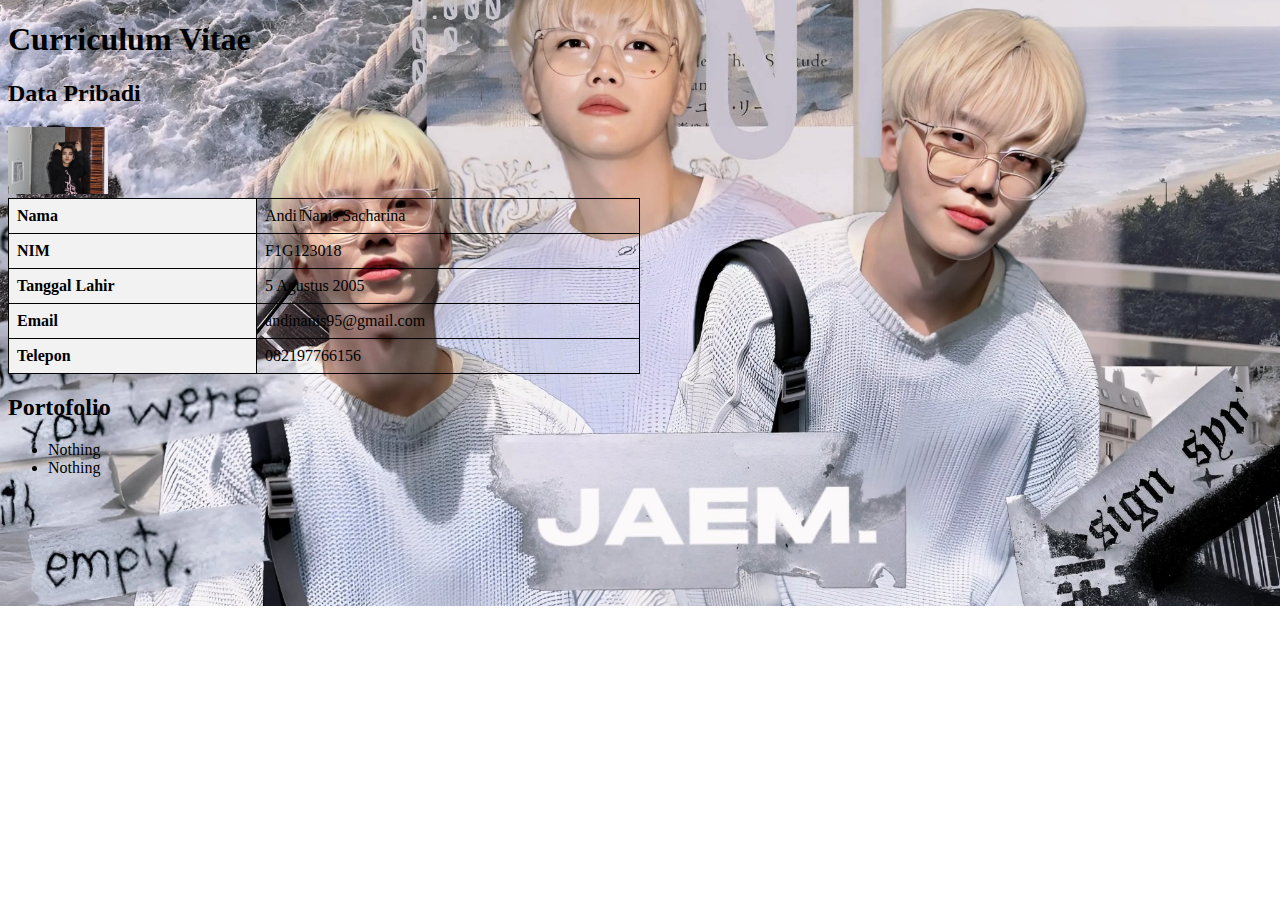
<file: index.html>
<!DOCTYPE html>
<html lang="en">
<head>
    <meta charset="UTF-8">
    <meta name="viewport" content="width=device-width, initial-scale=1.0">
    <title>P1</title>
    <style>
        table {
            width: 50%;
            border-collapse: collapse;
        }
        th, td {
            border: 1px solid black;
            padding: 8px;
            text-align: left;
        }
        th {
            background-color: #f2f2f2;
        }
    </style>
</head>
<body id="bg-login" style="background-image: url(20240417_182626.jpg); background-repeat: no-repeat; background-position: center; display: fixed; background-size: cover;">
    <h1>Curriculum Vitae</h1>
    
    <h2>Data Pribadi</h2>
    <img src="20230414_085117.jpg" alt="Gambar Contoh" width="100">
    
    <table>
        <tr>
            <th>Nama</th>
            <td>Andi Nanis Sacharina</td>
        </tr>
        <tr>
            <th>NIM</th>
            <td>F1G123018</td>
        </tr>
        <tr>
            <th>Tanggal Lahir</th>
            <td>5 Agustus 2005</td>
        </tr>
        <tr>
            <th>Email</th>
            <td>andinanis95@gmail.com</td>
        </tr>
        <tr>
            <th>Telepon</th>
            <td>082197766156</td>
        </tr>
    </table>

    <h2>Portofolio</h2>
    <ul>
        <li>Nothing</li>
        <li>Nothing</li>
    </ul>

</body>
</html>
</file>
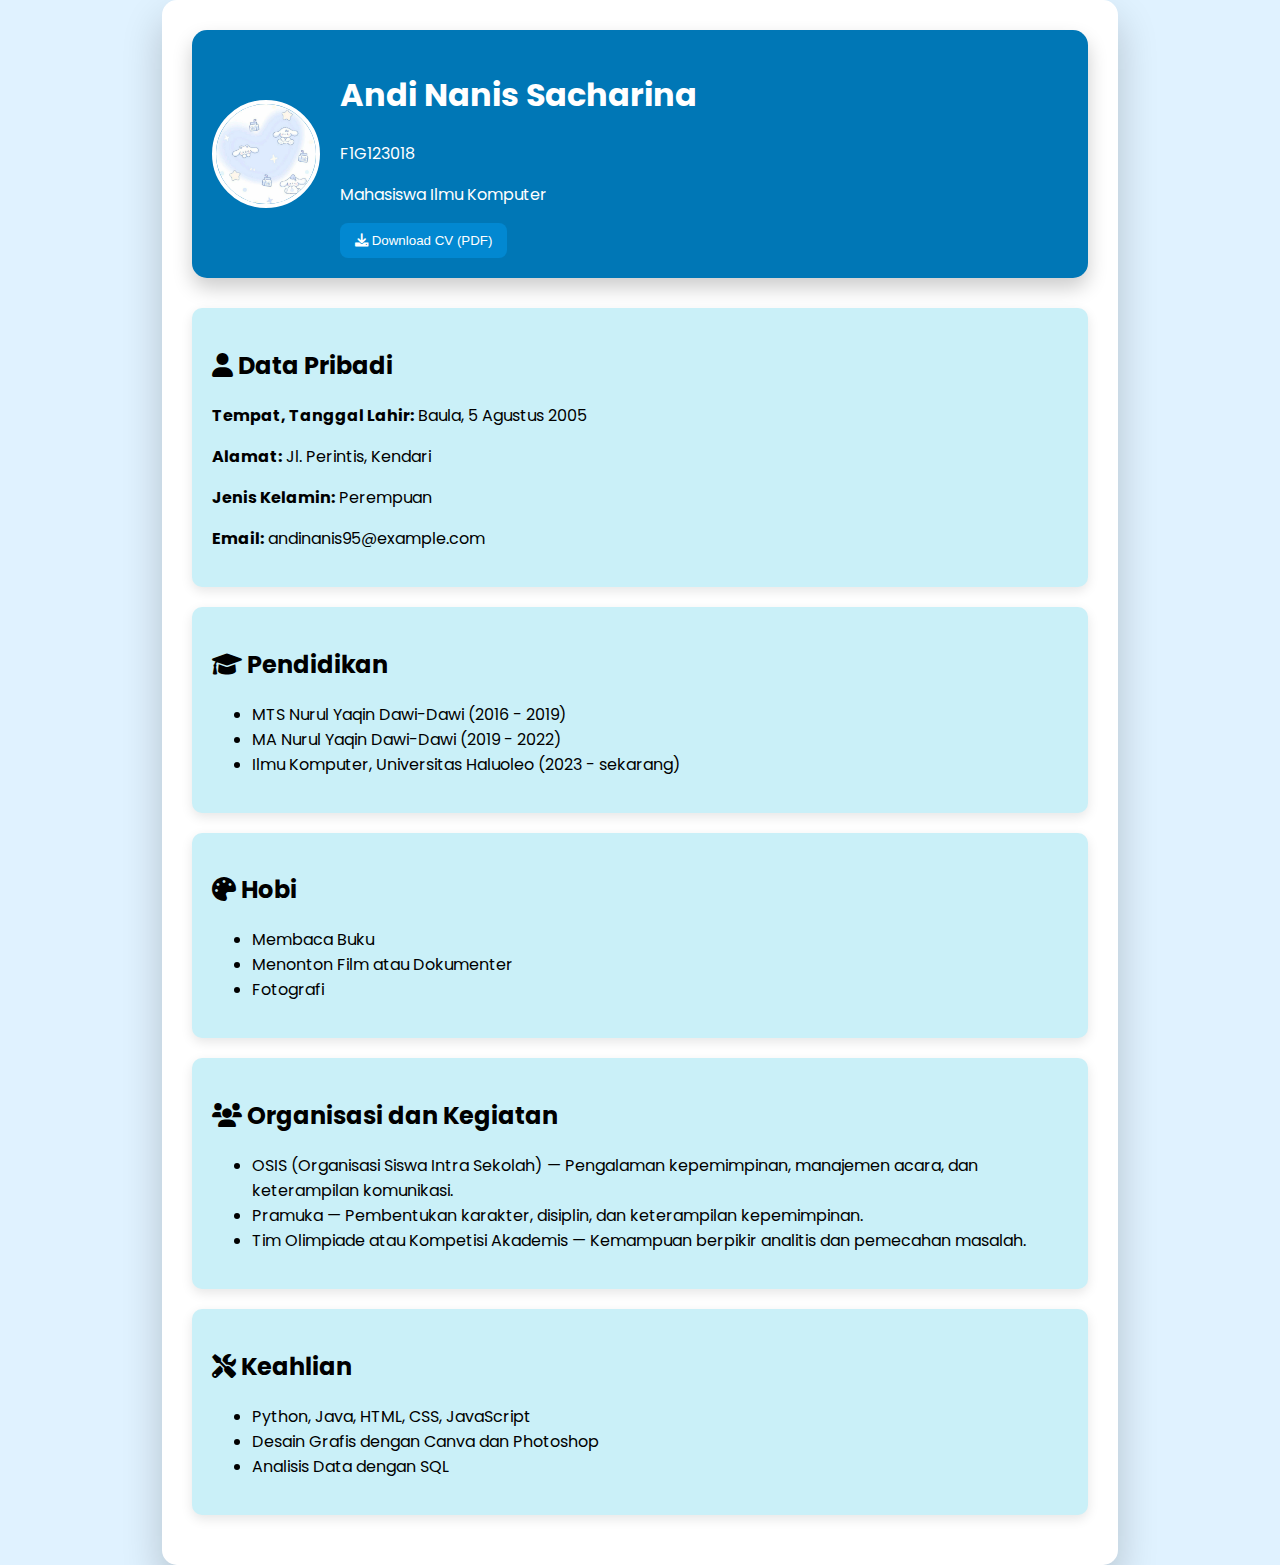
<file: CV.html>
<!DOCTYPE html>
<html lang="id">
<head>
    <meta charset="UTF-8">
    <meta name="viewport" content="width=device-width, initial-scale=1.0">
    <title>CV Andi Nanis Sacharina</title>
    <link rel="stylesheet" href="styles.css">
    <script src="script.js" defer></script>
    <link href="https://fonts.googleapis.com/css2?family=Poppins:wght@400;600&display=swap" rel="stylesheet">
    <link rel="stylesheet" href="https://cdnjs.cloudflare.com/ajax/libs/font-awesome/6.0.0-beta3/css/all.min.css">
</head>
<body>
    <div class="cv-container">
        <header>
            <img src="blue.jpeg" alt="Foto Nana" class="profile-pic">
            <div class="header-info">
            <div class="header-info" style="text-align: left;">
                <h1>Andi Nanis Sacharina</h1>
                <p>F1G123018</p>
                <p>Mahasiswa Ilmu Komputer</p>
                <button onclick="downloadCV()"><i class="fas fa-download"></i> Download CV (PDF)</button>
            </div>
        </header>
        <main>
            <section class="section">
                <h2><i class="fas fa-user"></i> Data Pribadi</h2>
                <p><strong>Tempat, Tanggal Lahir:</strong> Baula, 5 Agustus 2005</p>
                <p><strong>Alamat:</strong> Jl. Perintis, Kendari</p>
                <p><strong>Jenis Kelamin:</strong> Perempuan</p>
                <p><strong>Email:</strong> andinanis95@example.com</p>
            </section>
            <section class="section">
                <h2><i class="fas fa-graduation-cap"></i> Pendidikan</h2>
                <ul>
                    <li>MTS Nurul Yaqin Dawi-Dawi (2016 - 2019)</li>
                    <li>MA Nurul Yaqin Dawi-Dawi (2019 - 2022)</li>
                    <li>Ilmu Komputer, Universitas Haluoleo (2023 - sekarang)</li>
                </ul>
            </section>
            <section class="section">
                <h2><i class="fas fa-palette"></i> Hobi</h2>
                <ul>
                    <li>Membaca Buku</li>
                    <li>Menonton Film atau Dokumenter</li>
                    <li>Fotografi</li>
                </ul>
            </section>
            <section class="section">
                <h2><i class="fas fa-users"></i> Organisasi dan Kegiatan</h2>
                <ul>
                    <li>OSIS (Organisasi Siswa Intra Sekolah) — Pengalaman kepemimpinan, manajemen acara, dan keterampilan komunikasi.</li>
                    <li>Pramuka — Pembentukan karakter, disiplin, dan keterampilan kepemimpinan.</li>
                    <li>Tim Olimpiade atau Kompetisi Akademis — Kemampuan berpikir analitis dan pemecahan masalah.</li>
                </ul>
            </section>
            <section class="section">
                <h2><i class="fas fa-tools"></i> Keahlian</h2>
                <ul>
                    <li>Python, Java, HTML, CSS, JavaScript</li>
                    <li>Desain Grafis dengan Canva dan Photoshop</li>
                    <li>Analisis Data dengan SQL</li>
                </ul>
            </section>
        </main>
    </div>
</body>
</html>
</file>
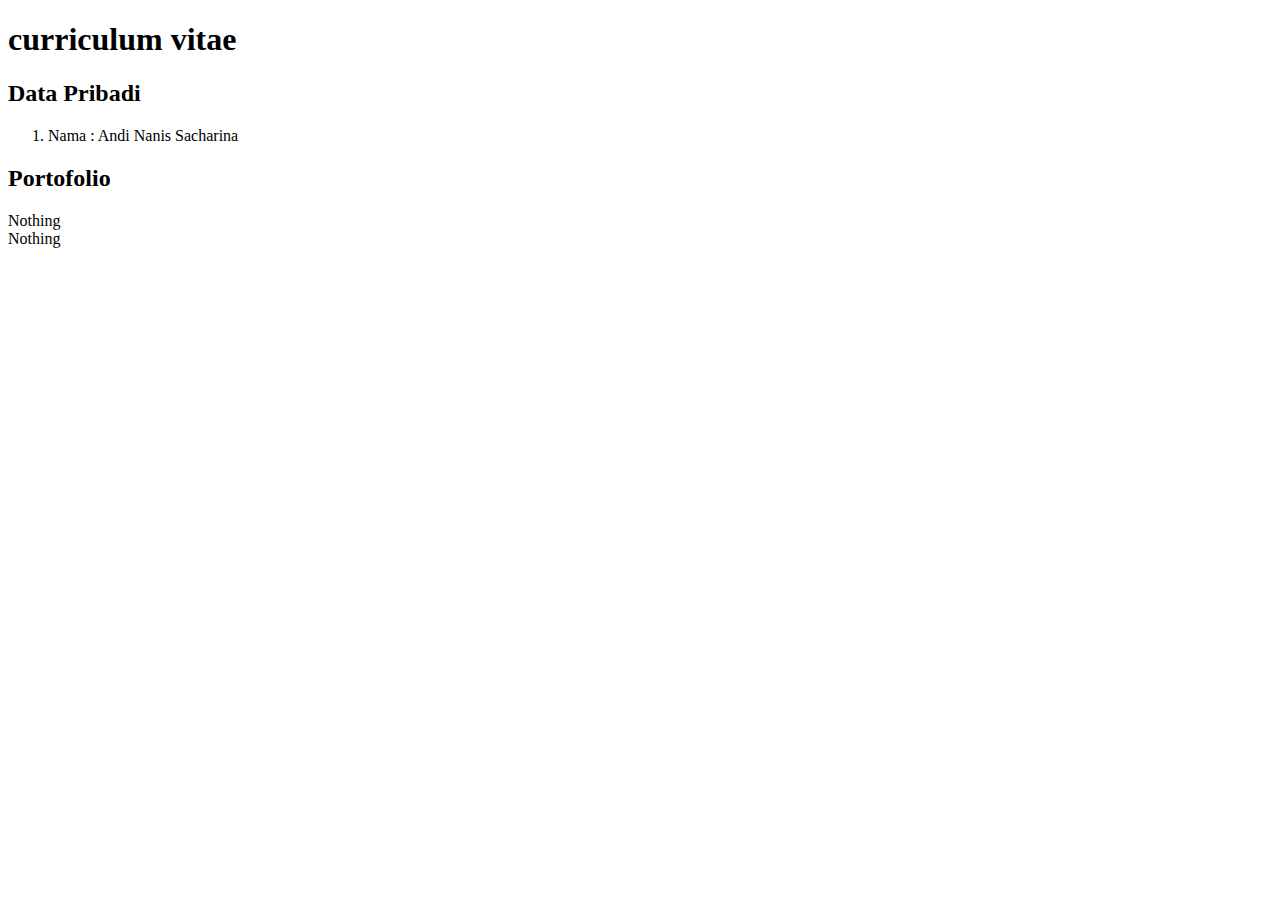
<file: p1.html>
<!DOCTYPE html>
<html lang="en">
<head>
    <meta charset="UTF-8">
    <meta name="viewport" content="width=device-width, initial-scale=1.0">
    <title>P1</title>
</head>
<body>
    <h1>curriculum vitae</h1>
    <h2> Data Pribadi</h2>
    <ol>
        <li>Nama : Andi Nanis Sacharina</li>
    </ol>

    <h2> Portofolio </h2>
    <li>Nothing</li>
    <li>Nothing</li>
   
</body>
</html>
</file>
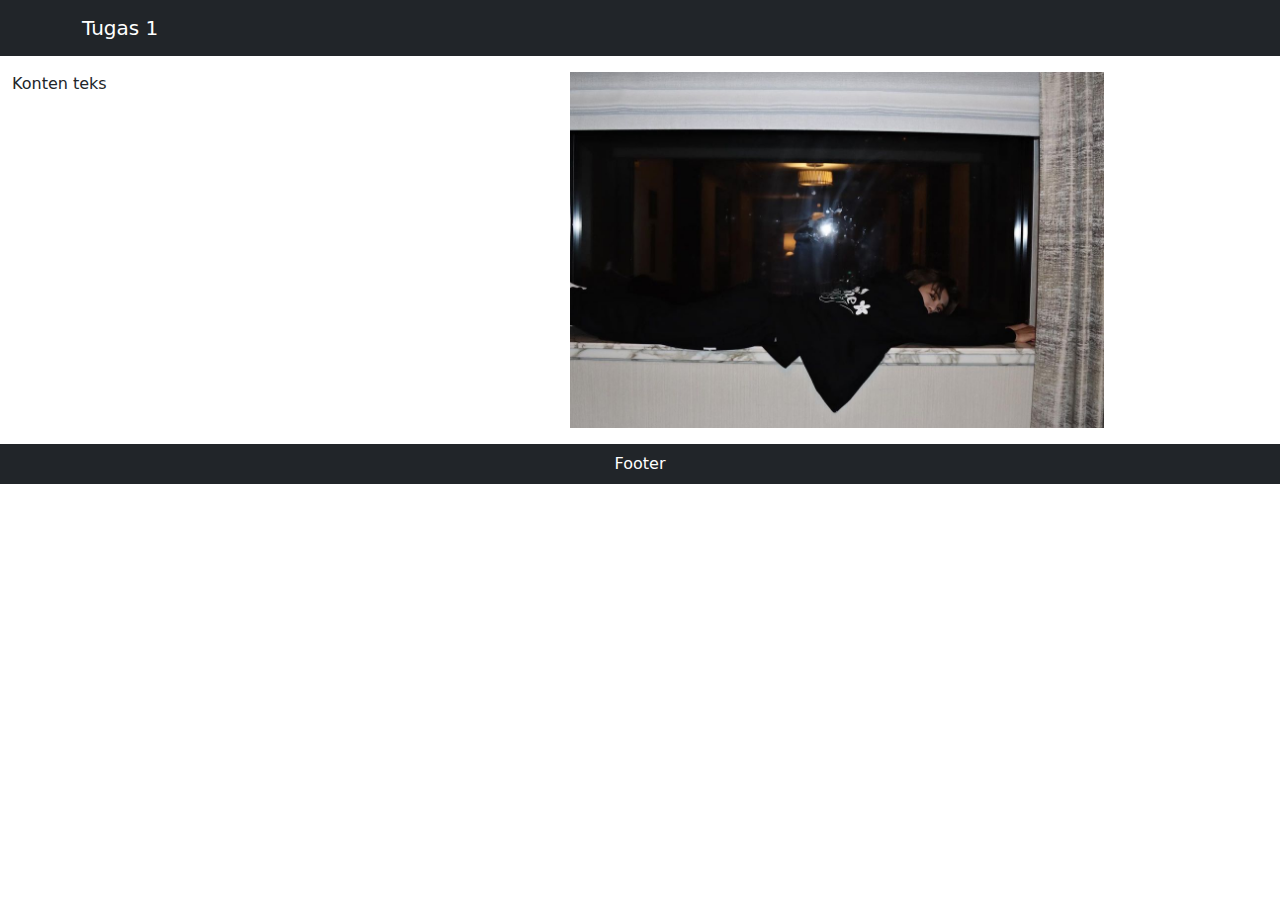
<file: PBP/tugas11.html>
<!DOCTYPE html>
<html>
<head>
  <meta name="viewport" content="width=device-width, initial-scale=1">
  <link href="https://cdn.jsdelivr.net/npm/bootstrap@5.3.0/dist/css/bootstrap.min.css" rel="stylesheet">
</head>
<body>
  <nav class="navbar navbar-expand-md navbar-dark bg-dark">
    <div class="container"><a class="navbar-brand" href="#">Tugas 1</a></div>
  </nav>

  <div class="container mt-3 row">
    <div class="col-md-6"><p>Konten teks</p></div>
    <div class="col-md-6"><img src="20230414_085118.jpg" class="img-fluid"></div>
  </div>

  <footer class="bg-dark text-white text-center mt-3 p-2">Footer</footer>
</body>
</html>
</file>
<file: PBP/tugas11_2.html>
<!DOCTYPE html>
<html>
<head>
  <meta name="viewport" content="width=device-width, initial-scale=1">
  <link href="https://cdn.jsdelivr.net/npm/bootstrap@5.3.0/dist/css/bootstrap.min.css" rel="stylesheet">
</head>
<body>
  <div class="container mt-3 row text-white text-center">
    <div class="col-lg-4 col-md-6 col-12 p-2" style="background: red;">1</div>
    <div class="col-lg-4 col-md-6 col-12 p-2" style="background: green;">2</div>
    <div class="col-lg-4 col-md-12 col-12 p-2" style="background: blue;">3</div>
  </div>
</body>
</html>
</file>
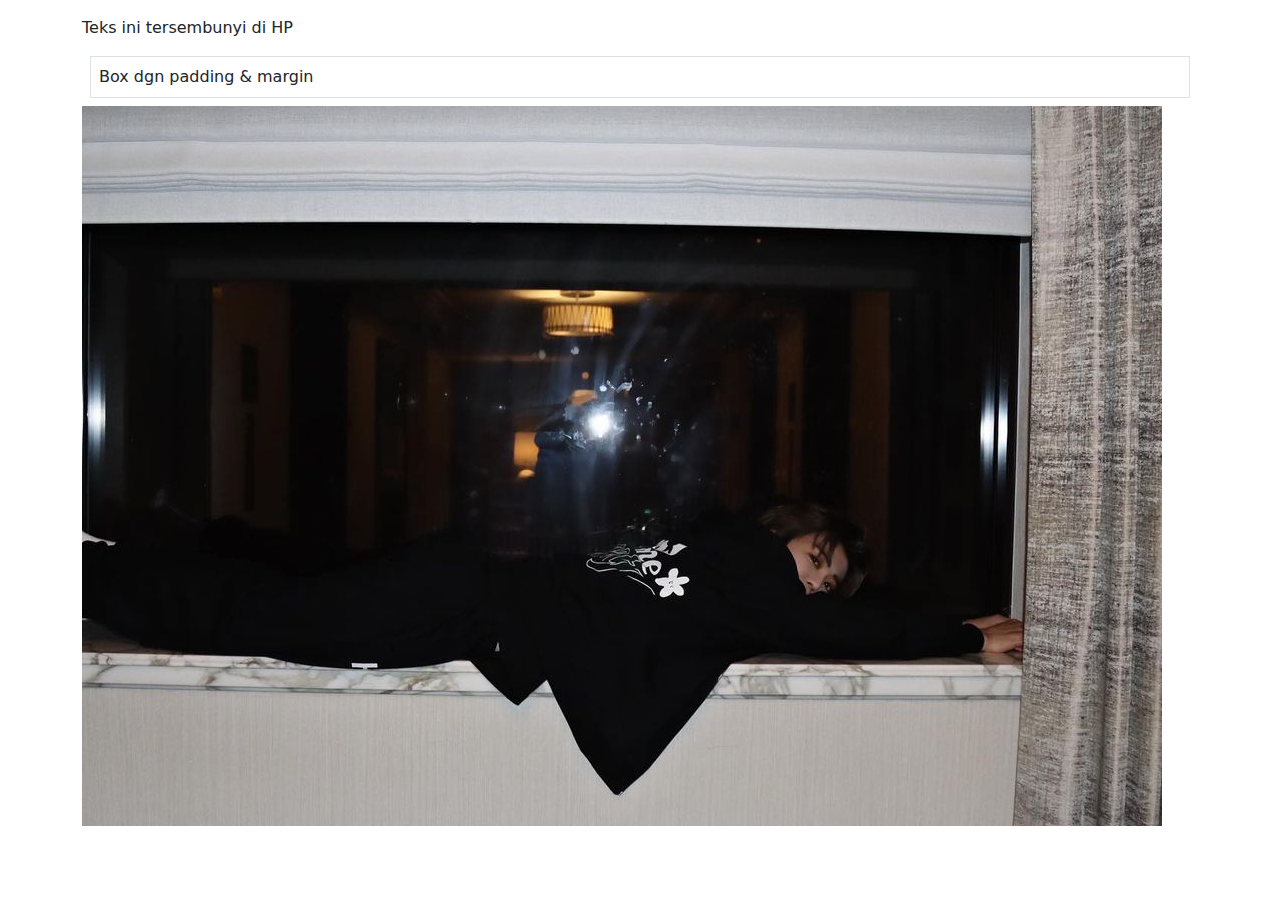
<file: PBP/tugas11_3.html>
<!DOCTYPE html>
<html>
<head>
  <meta name="viewport" content="width=device-width, initial-scale=1">
  <link href="https://cdn.jsdelivr.net/npm/bootstrap@5.3.0/dist/css/bootstrap.min.css" rel="stylesheet">
</head>
<body>
  <div class="container mt-3">
    <p class="d-none d-sm-block">Teks ini tersembunyi di HP</p>
    <div class="p-2 m-2 border">Box dgn padding & margin</div>
    <img src="20230414_085118.jpg" class="img-fluid">
  </div>
</body>
</html>
</file>
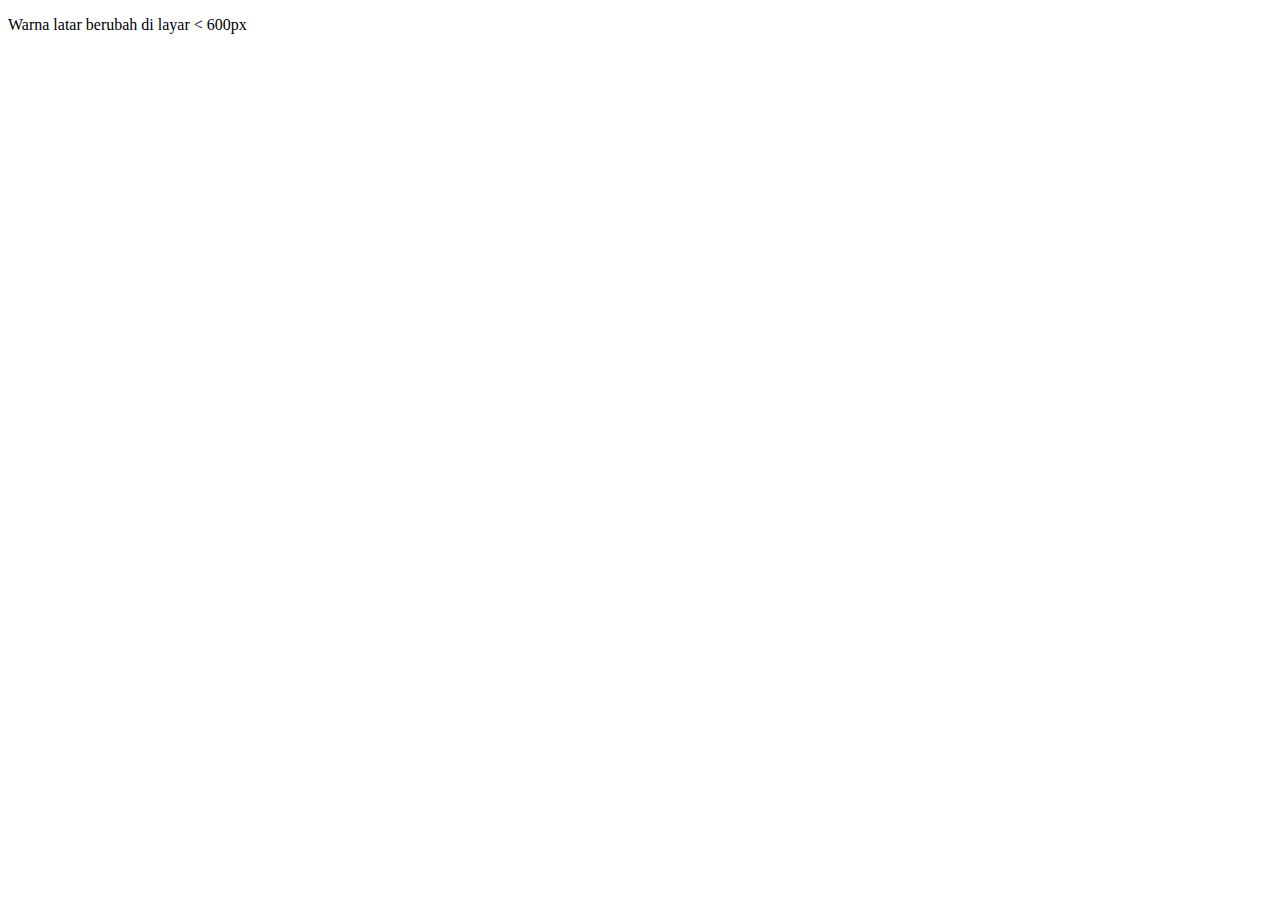
<file: PBP/tugas11_4.html>
<!DOCTYPE html>
<html>
<head>
  <meta name="viewport" content="width=device-width, initial-scale=1">
  <style>
    body { background: white; }
    @media (max-width: 600px) {
      body { background: lightblue; }
    }
  </style>
</head>
<body>
  <p>Warna latar berubah di layar < 600px</p>
</body>
</html>
</file>
<file: styles.css>
body {
    font-family: 'Poppins', sans-serif;
    background-color: #e0f2ff;
    margin: 0;
    padding: 0;
    display: flex;
    justify-content: center;
    align-items: center;
    min-height: 100vh;
}

.cv-container {
    background-color: #ffffff;
    width: 70%;
    padding: 30px;
    border-radius: 15px;
    box-shadow: 0 20px 40px rgba(0,0,0,0.2);
}

header {
    display: flex;
    align-items: center;
    margin-bottom: 30px;
    background-color: #0077b6;
    padding: 20px;
    color: white;
    border-radius: 15px;
    box-shadow: 0 10px 20px rgba(0,0,0,0.2);
}

.profile-pic {
    width: 100px;
    height: 100px;
    border-radius: 50%;
    object-fit: cover;
    border: 4px solid #ffffff;
    margin-right: 20px;
}

button {
    background-color: #0288d1;
    color: white;
    padding: 10px 15px;
    border: none;
    border-radius: 8px;
    cursor: pointer;
    transition: background 0.3s;
}

button:hover {
    background-color: #01579b;
}

.section {
    margin-bottom: 20px;
    padding: 20px;
    background-color: #caf0f8;
    border-radius: 10px;
    box-shadow: 0 4px 12px rgba(0,0,0,0.1);
}
</file>
